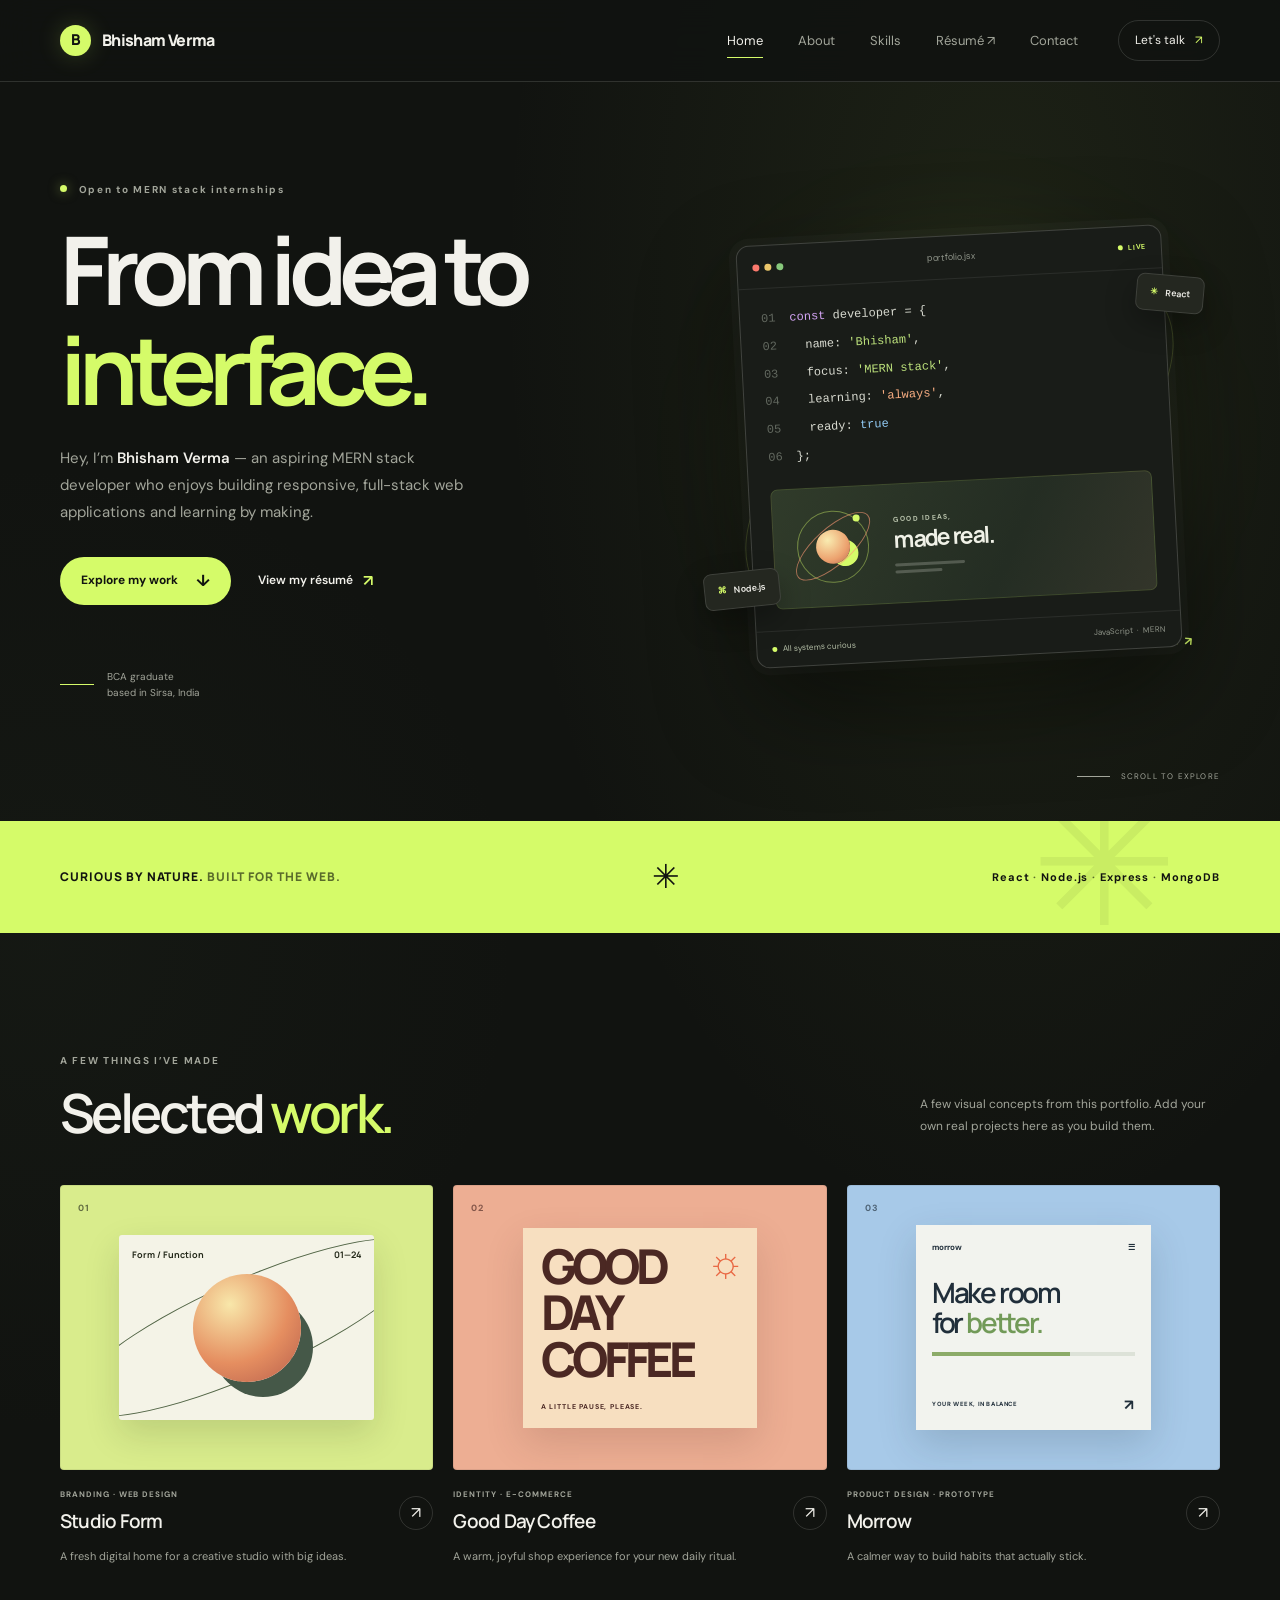
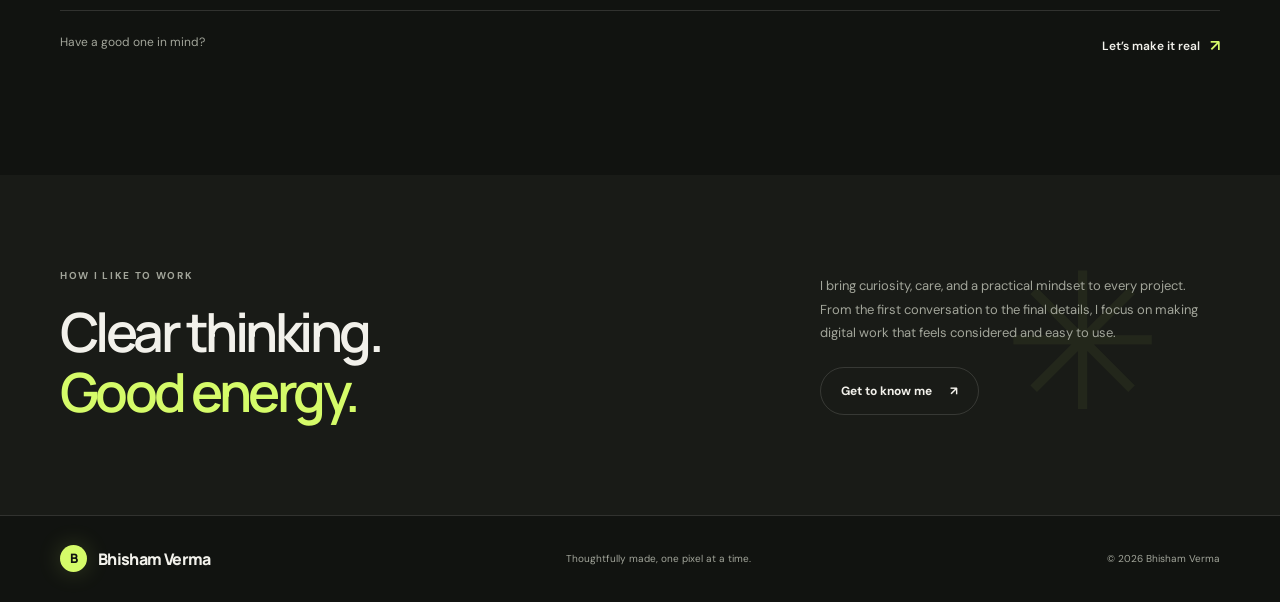
<file: index.html>
<!DOCTYPE html>
<html lang="en">

<head>
    <meta charset="UTF-8">
    <meta name="viewport" content="width=device-width, initial-scale=1.0">
    <meta http-equiv="refresh" content="0; url=Home.html">
    <meta name="robots" content="noindex">
    <title>Bhisham Verma — Portfolio</title>
    <link rel="canonical" href="Home.html">
</head>

<body>
    <p>Opening <a href="Home.html">Bhisham Verma’s portfolio</a>…</p>
</body>

</html>
</file>
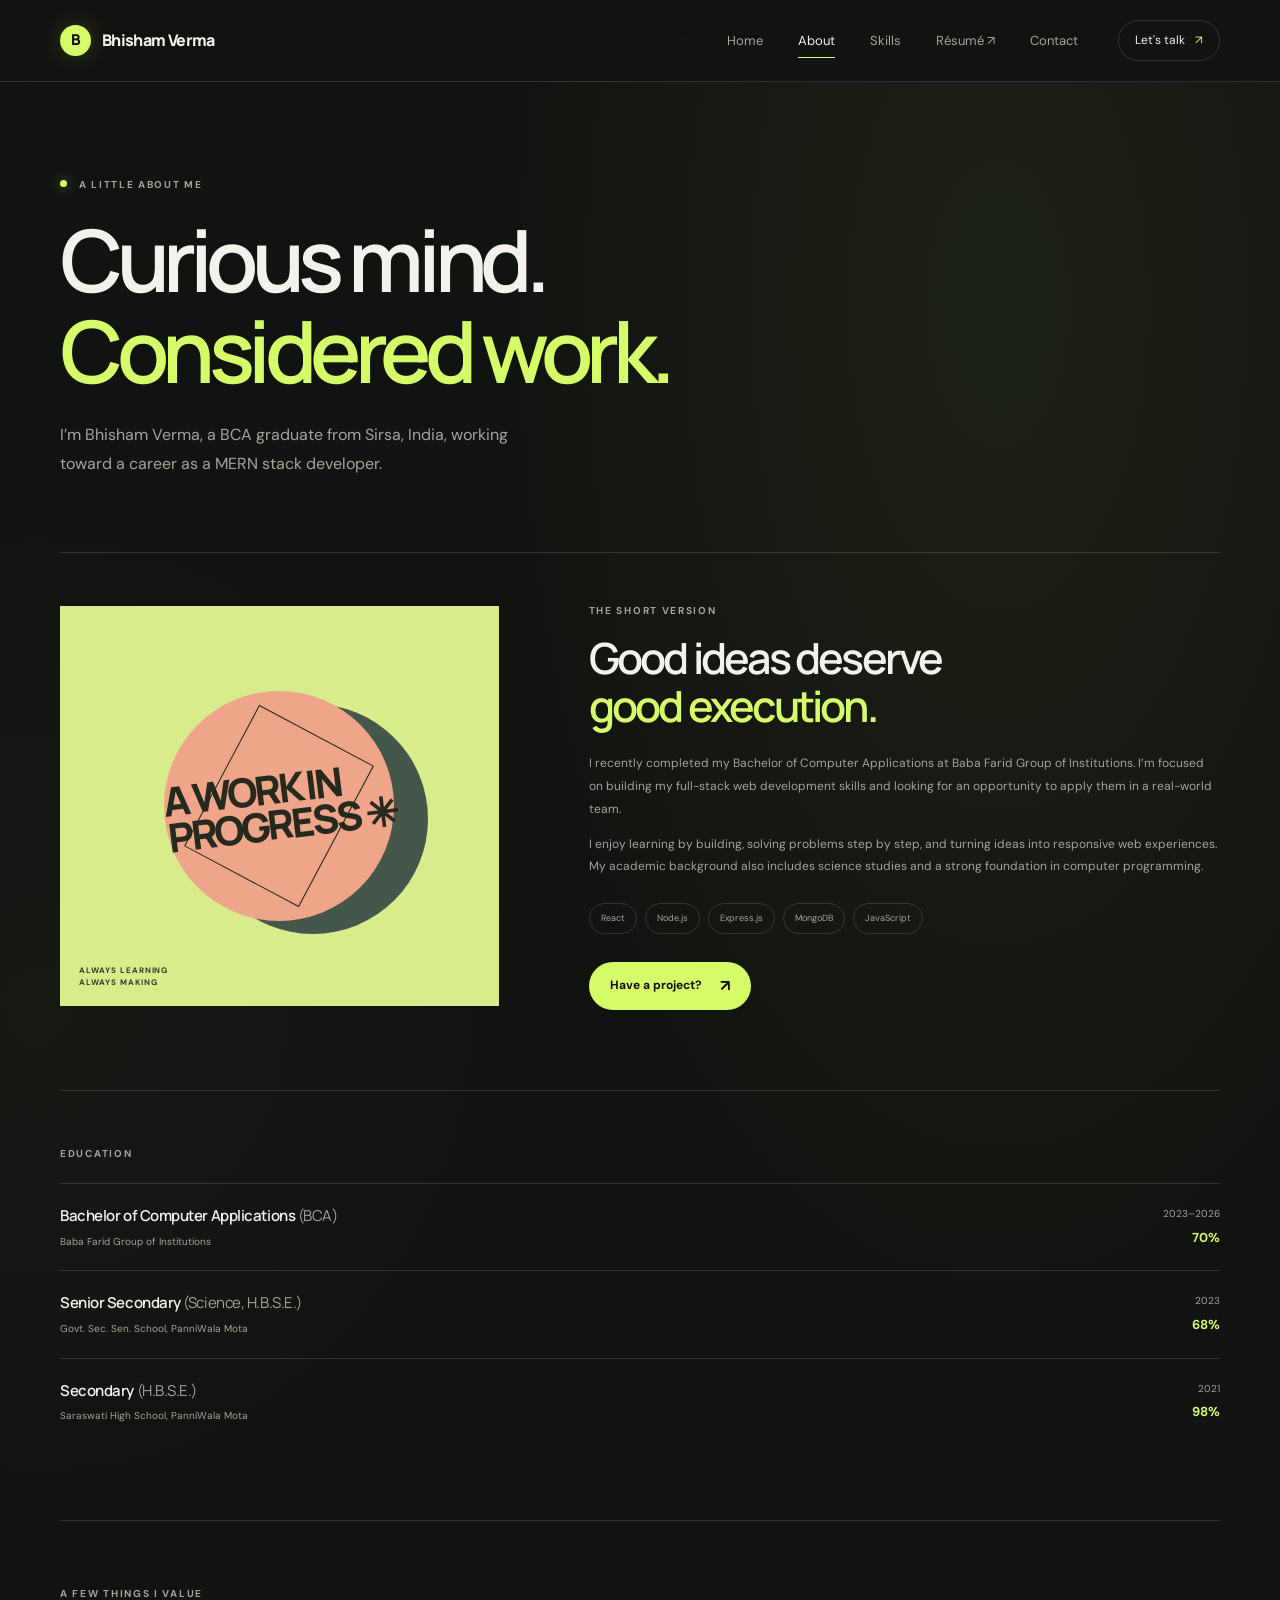
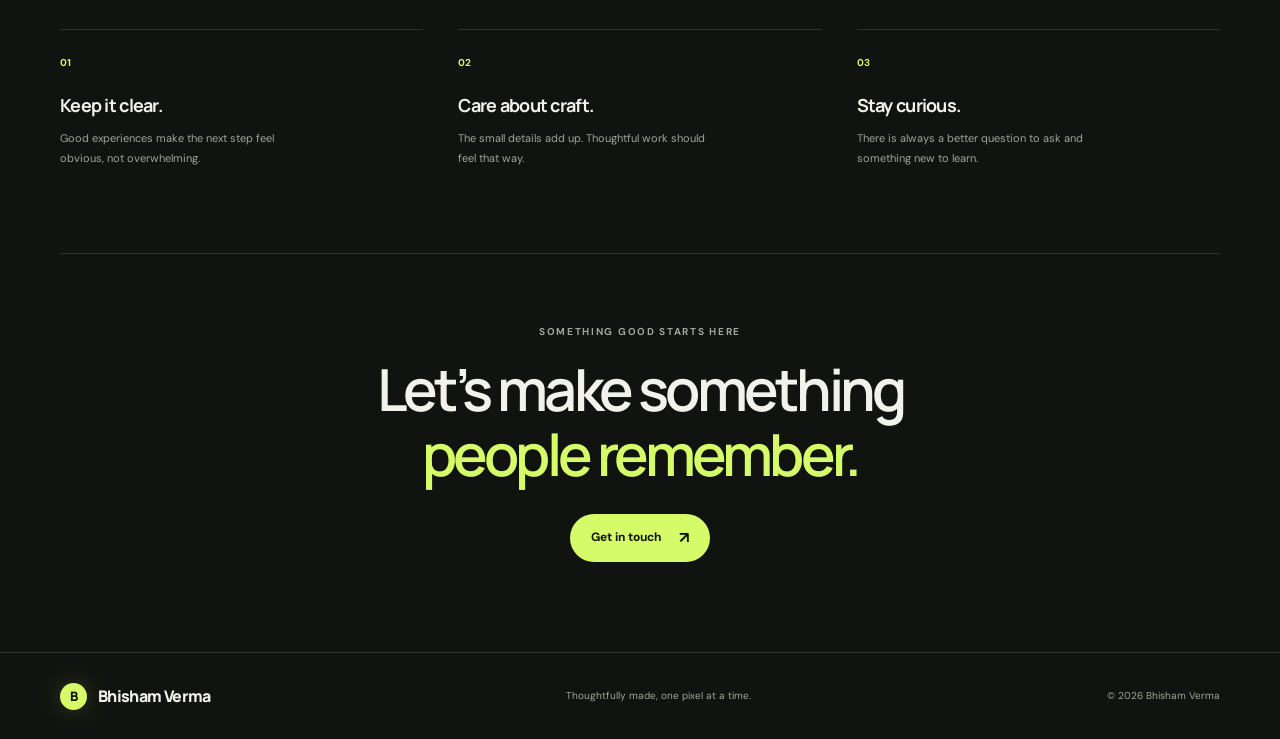
<file: About.html>
<!DOCTYPE html>
<html lang="en">

<head>
    <meta charset="UTF-8">
    <meta name="viewport" content="width=device-width, initial-scale=1.0">
    <meta name="description"
        content="Learn about Bhisham Verma, a BCA graduate and aspiring MERN stack developer based in Sirsa, India.">
    <meta name="theme-color" content="#111310">
    <title>About — Bhisham Verma</title>
    <link rel="preconnect" href="https://fonts.googleapis.com">
    <link rel="preconnect" href="https://fonts.gstatic.com" crossorigin>
    <link
        href="https://fonts.googleapis.com/css2?family=DM+Sans:wght@400;500;600;700&family=Manrope:wght@400;500;600;700;800&display=swap"
        rel="stylesheet">
    <link rel="stylesheet" href="styles.css">
    <script src="script.js" defer></script>
</head>

<body>
    <header class="site-header">
        <a class="brand" href="Home.html" aria-label="Bhisham Verma, home"><span
                class="brand-mark">B</span><span>Bhisham Verma</span></a>
        <button class="menu-toggle" type="button" aria-expanded="false" aria-controls="site-nav"
            aria-label="Open navigation">
            <span></span><span></span>
        </button>
        <nav class="site-nav" id="site-nav" aria-label="Main navigation">
            <a class="nav-link" href="Home.html">Home</a>
            <a class="nav-link active" href="About.html" aria-current="page">About</a>
            <a class="nav-link" href="Skills.html">Skills</a>
            <a class="nav-link"
                href="https://drive.google.com/file/d/19eicrNjOLFm74YyYpcA2TTsWIDAgU6EY/view"
                target="_blank" rel="noopener noreferrer">Résumé <span aria-hidden="true">↗</span></a>
            <a class="nav-link" href="Contact.html">Contact</a>
            <a class="nav-cta" href="Contact.html">Let's talk <span aria-hidden="true">↗</span></a>
        </nav>
    </header>

    <main class="page-shell inner-page">
        <section class="inner-hero">
            <p class="eyebrow"><span class="status-dot"></span> A LITTLE ABOUT ME</p>
            <h1>Curious mind.<br><span class="text-accent">Considered work.</span></h1>
            <p class="inner-lede">I’m Bhisham Verma, a BCA graduate from Sirsa, India, working toward a career as a MERN
                stack developer.</p>
        </section>
        <section class="about-layout">
            <div class="about-visual" aria-hidden="true">
                <div class="about-shape shape-circle"></div>
                <div class="about-shape shape-square"></div>
                <span class="about-caption">A WORK IN<br>PROGRESS ✳</span>
                <span class="about-note">ALWAYS LEARNING<br>ALWAYS MAKING</span>
            </div>
            <div class="about-copy">
                <p class="eyebrow">THE SHORT VERSION</p>
                <h2>Good ideas deserve<br><span class="text-accent">good execution.</span></h2>
                <p>I recently completed my Bachelor of Computer Applications at Baba Farid Group of Institutions. I’m
                    focused on building my full-stack web development skills and looking for an opportunity to apply
                    them in a real-world team.</p>
                <p>I enjoy learning by building, solving problems step by step, and turning ideas into responsive web
                    experiences. My academic background also includes science studies and a strong foundation in
                    computer programming.</p>
                <div class="skill-list">
                    <span>React</span><span>Node.js</span><span>Express.js</span><span>MongoDB</span><span>JavaScript</span>
                </div>
                <a class="button button-primary" href="Contact.html">Have a project? <span
                        aria-hidden="true">↗</span></a>
            </div>
        </section>
        <section class="education-section">
            <p class="eyebrow">EDUCATION</p>
            <article class="education-card">
                <div>
                    <h2>Bachelor of Computer Applications <span>(BCA)</span></h2>
                    <p class="education-school">Baba Farid Group of Institutions</p>
                </div>
                <div class="education-result"><span>2023–2026</span><strong>70%</strong></div>
            </article>
            <article class="education-card">
                <div>
                    <h2>Senior Secondary <span>(Science, H.B.S.E.)</span></h2>
                    <p class="education-school">Govt. Sec. Sen. School, PanniWala Mota</p>
                </div>
                <div class="education-result"><span>2023</span><strong>68%</strong></div>
            </article>
            <article class="education-card">
                <div>
                    <h2>Secondary <span>(H.B.S.E.)</span></h2>
                    <p class="education-school">Saraswati High School, PanniWala Mota</p>
                </div>
                <div class="education-result"><span>2021</span><strong>98%</strong></div>
            </article>
        </section>
        <section class="values-section">
            <p class="eyebrow">A FEW THINGS I VALUE</p>
            <div class="values-grid">
                <article><span class="value-number">01</span>
                    <h3>Keep it clear.</h3>
                    <p>Good experiences make the next step feel obvious, not overwhelming.</p>
                </article>
                <article><span class="value-number">02</span>
                    <h3>Care about craft.</h3>
                    <p>The small details add up. Thoughtful work should feel that way.</p>
                </article>
                <article><span class="value-number">03</span>
                    <h3>Stay curious.</h3>
                    <p>There is always a better question to ask and something new to learn.</p>
                </article>
            </div>
        </section>
        <section class="inner-cta">
            <p class="eyebrow">SOMETHING GOOD STARTS HERE</p>
            <h2>Let’s make something<br><span class="text-accent">people remember.</span></h2>
            <a class="button button-primary" href="Contact.html">Get in touch <span aria-hidden="true">↗</span></a>
        </section>
    </main>

    <footer class="site-footer">
        <div class="page-shell footer-inner">
            <a class="brand footer-brand" href="Home.html"><span class="brand-mark">B</span><span>Bhisham Verma</span></a>
            <p>Thoughtfully made, one pixel at a time.</p>
            <span>© <span data-year></span> Bhisham Verma</span>
        </div>
    </footer>
</body>

</html>
</file>
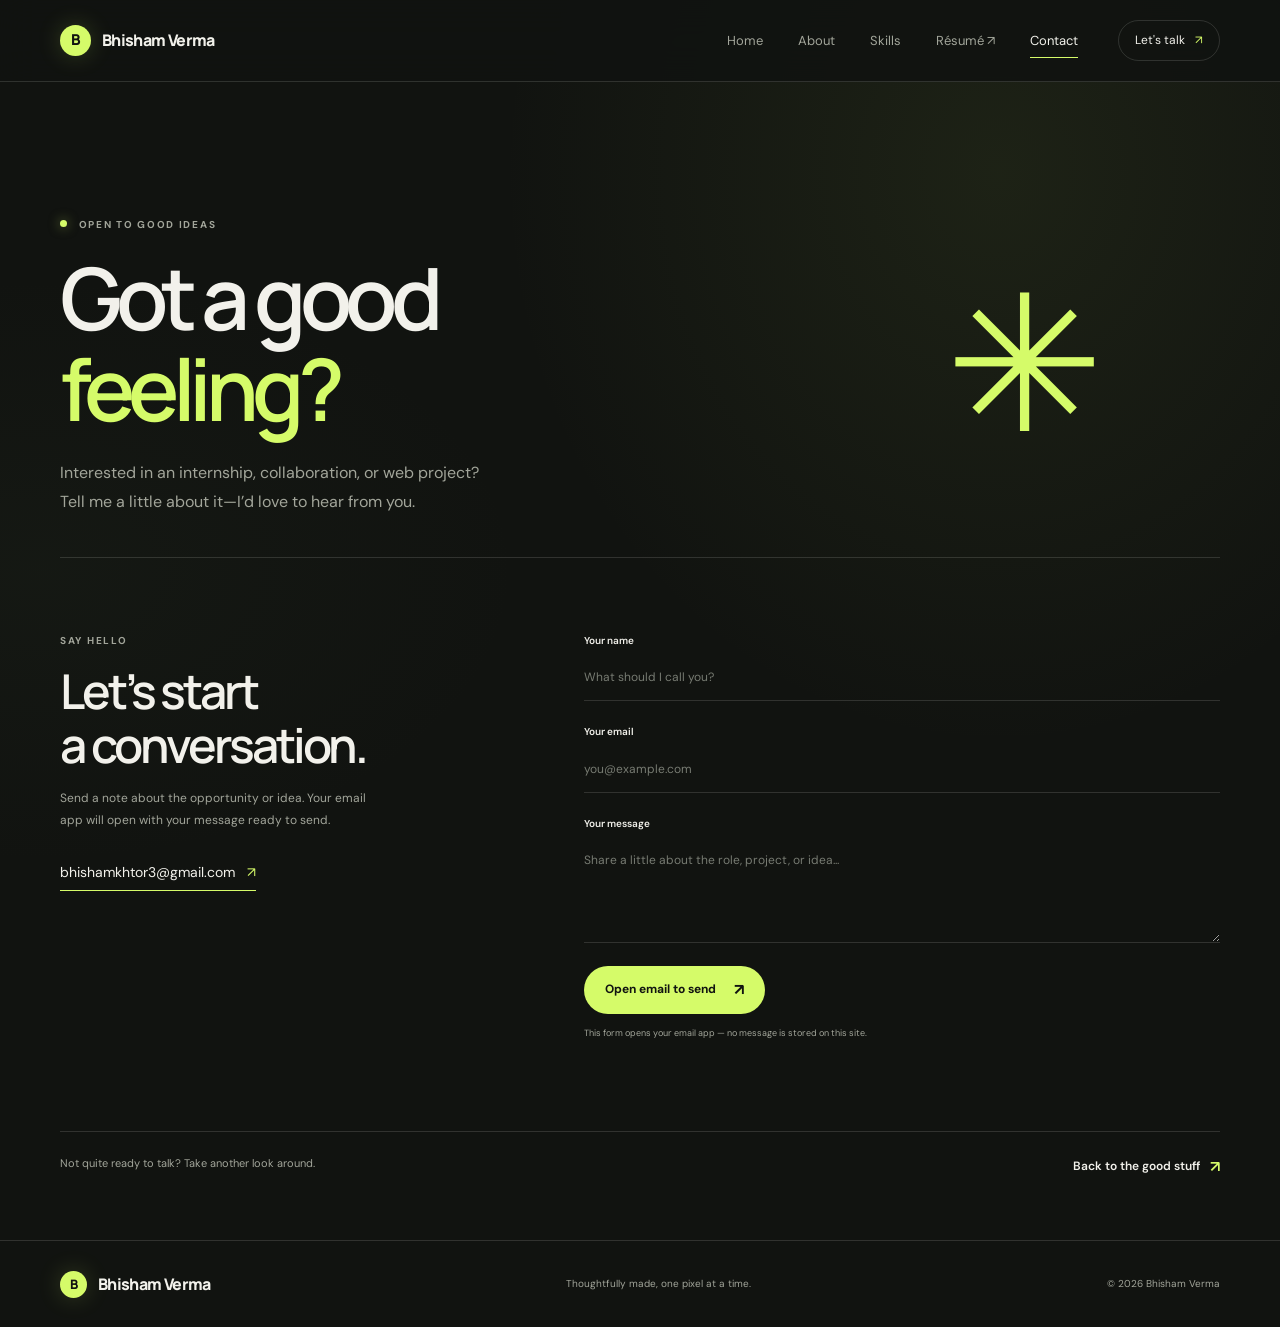
<file: Contact.html>
<!DOCTYPE html>
<html lang="en">

<head>
    <meta charset="UTF-8">
    <meta name="viewport" content="width=device-width, initial-scale=1.0">
    <meta name="description" content="Get in touch with Bhisham Verma about your next web development project.">
    <meta name="theme-color" content="#111310">
    <title>Contact — Bhisham Verma</title>
    <link rel="preconnect" href="https://fonts.googleapis.com">
    <link rel="preconnect" href="https://fonts.gstatic.com" crossorigin>
    <link href="https://fonts.googleapis.com/css2?family=DM+Sans:wght@400;500;600;700&family=Manrope:wght@400;500;600;700;800&display=swap" rel="stylesheet">
    <link rel="stylesheet" href="styles.css">
    <script src="script.js" defer></script>
</head>

<body>
    <header class="site-header">
        <a class="brand" href="Home.html" aria-label="Bhisham Verma, home"><span class="brand-mark">B</span><span>Bhisham Verma</span></a>
        <button class="menu-toggle" type="button" aria-expanded="false" aria-controls="site-nav" aria-label="Open navigation">
            <span></span><span></span>
        </button>
        <nav class="site-nav" id="site-nav" aria-label="Main navigation">
            <a class="nav-link" href="Home.html">Home</a>
            <a class="nav-link" href="About.html">About</a>
            <a class="nav-link" href="Skills.html">Skills</a>
            <a class="nav-link" href="https://drive.google.com/file/d/19eicrNjOLFm74YyYpcA2TTsWIDAgU6EY/view?usp=drive_link"
                target="_blank" rel="noopener noreferrer">Résumé <span aria-hidden="true">↗</span></a>
            <a class="nav-link active" href="Contact.html" aria-current="page">Contact</a>
            <a class="nav-cta" href="#contact-form">Let's talk <span aria-hidden="true">↗</span></a>
        </nav>
    </header>

    <main class="page-shell inner-page">
        <section class="contact-hero">
            <div>
                <p class="eyebrow"><span class="status-dot"></span> OPEN TO GOOD IDEAS</p>
                <h1>Got a good<br><span class="text-accent">feeling?</span></h1>
                <p class="inner-lede">Interested in an internship, collaboration, or web project? Tell me a little about it—I’d love to hear from you.</p>
            </div>
            <div class="contact-spark" aria-hidden="true">✳</div>
        </section>
        <section class="contact-layout" id="contact-form">
            <div class="contact-details">
                <p class="eyebrow">SAY HELLO</p>
                <h2>Let’s start<br>a conversation.</h2>
                <p>Send a note about the opportunity or idea. Your email app will open with your message ready to send.</p>
                <a class="contact-email" href="mailto:bhishamkhtor3@gmail.com">bhishamkhtor3@gmail.com <span aria-hidden="true">↗</span></a>
            </div>
            <form class="contact-form" data-email="bhishamkhtor3@gmail.com">
                <label for="name">Your name</label>
                <input id="name" name="name" type="text" autocomplete="name" placeholder="What should I call you?" required>
                <label for="email">Your email</label>
                <input id="email" name="email" type="email" autocomplete="email" placeholder="you@example.com" required>
                <label for="message">Your message</label>
                <textarea id="message" name="message" rows="4" placeholder="Share a little about the role, project, or idea..." required></textarea>
                <button class="button button-primary" type="submit">Open email to send <span aria-hidden="true">↗</span></button>
                <p class="form-note" data-form-note aria-live="polite">This form opens your email app — no message is stored on this site.</p>
            </form>
        </section>
        <section class="contact-bottom"><p>Not quite ready to talk? Take another look around.</p><a class="text-link" href="Home.html">Back to the good stuff <span aria-hidden="true">↗</span></a></section>
    </main>

    <footer class="site-footer">
        <div class="page-shell footer-inner">
            <a class="brand footer-brand" href="Home.html"><span class="brand-mark">B</span><span>Bhisham Verma</span></a>
            <p>Thoughtfully made, one pixel at a time.</p>
            <span>© <span data-year></span> Bhisham Verma</span>
        </div>
    </footer>
</body>

</html>
</file>
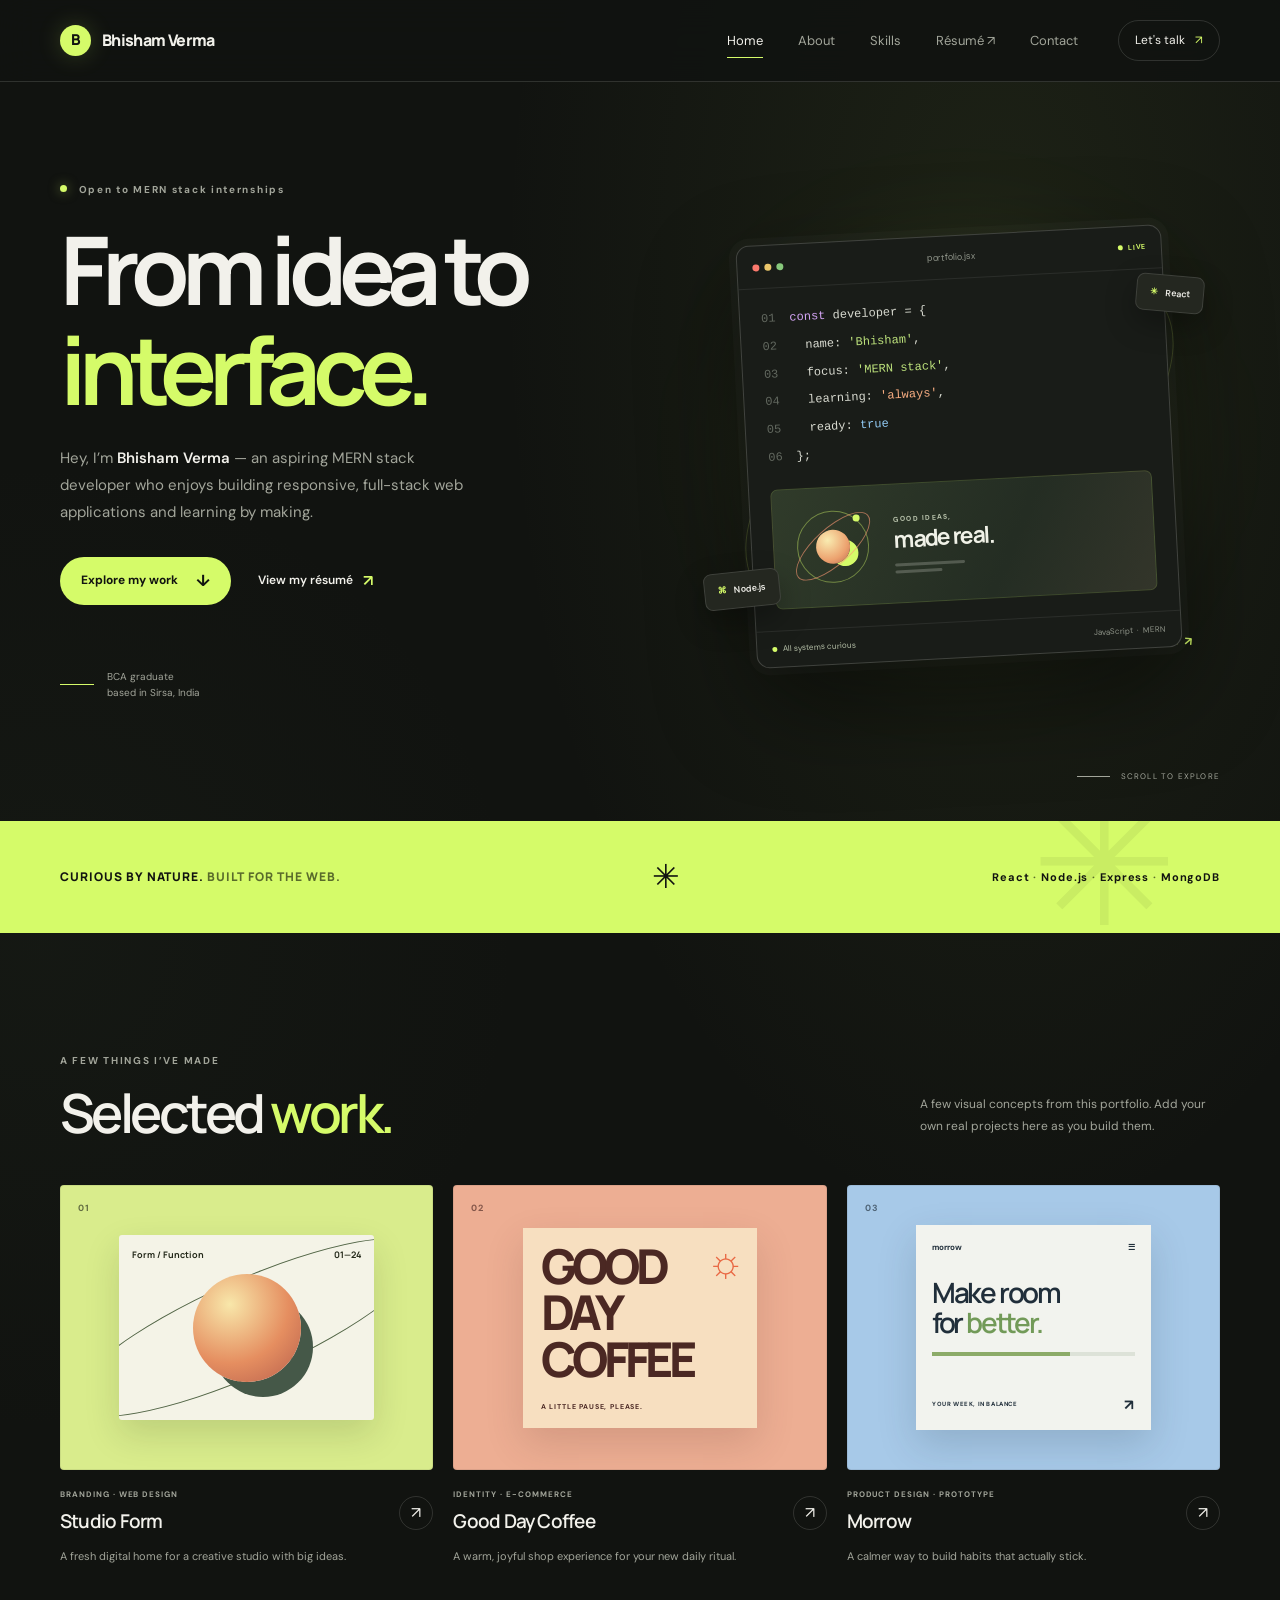
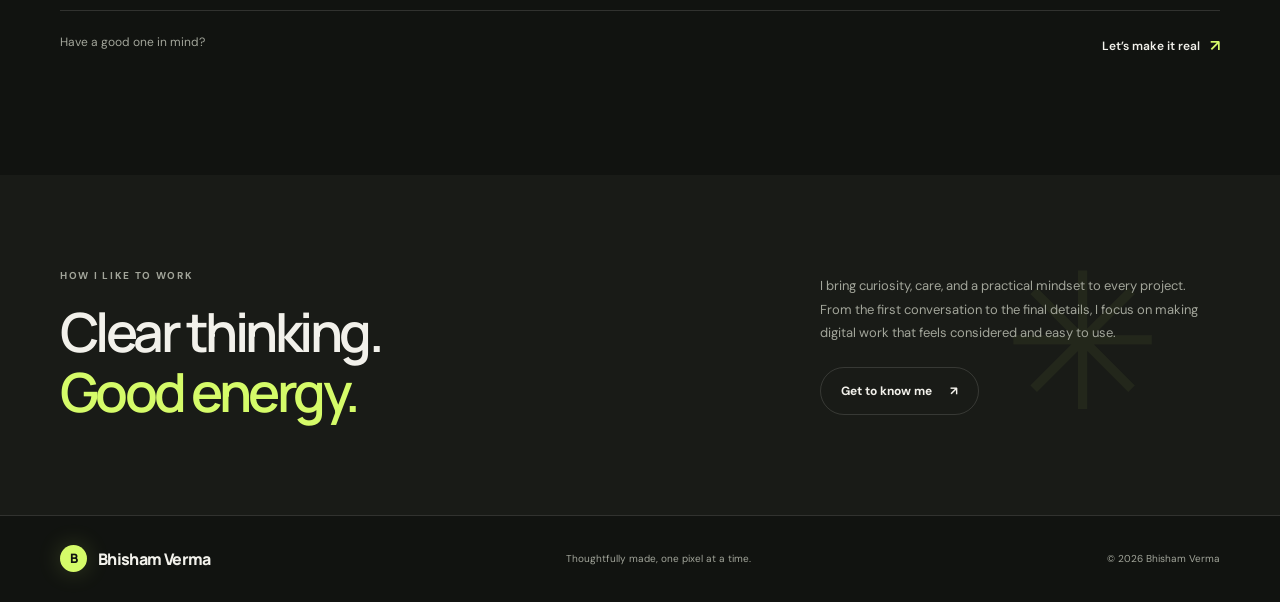
<file: Home.html>
<!DOCTYPE html>
<html lang="en">

<head>
    <meta charset="UTF-8">
    <meta name="viewport" content="width=device-width, initial-scale=1.0">
    <meta name="description"
        content="Bhisham Verma is an aspiring MERN stack developer with a BCA and a growing portfolio of web development skills.">
    <meta name="theme-color" content="#111310">
    <title>Bhisham Verma — MERN Stack Developer</title>
    <link rel="preconnect" href="https://fonts.googleapis.com">
    <link rel="preconnect" href="https://fonts.gstatic.com" crossorigin>
    <link
        href="https://fonts.googleapis.com/css2?family=DM+Sans:wght@400;500;600;700&family=Manrope:wght@400;500;600;700;800&display=swap"
        rel="stylesheet">
    <link rel="stylesheet" href="styles.css">
    <script src="script.js" defer></script>
</head>

<body>
    <header class="site-header">
        <a class="brand" href="Home.html" aria-label="Bhisham Verma, home"><span class="brand-mark">B</span><span>Bhisham Verma</span></a>
        <button class="menu-toggle" type="button" aria-expanded="false" aria-controls="site-nav"
            aria-label="Open navigation">
            <span></span><span></span>
        </button>
        <nav class="site-nav" id="site-nav" aria-label="Main navigation">
            <a class="nav-link active" href="Home.html" aria-current="page">Home</a>
            <a class="nav-link" href="About.html">About</a>
            <a class="nav-link" href="Skills.html">Skills</a>
            <a class="nav-link" href="https://drive.google.com/file/d/19eicrNjOLFm74YyYpcA2TTsWIDAgU6EY/view"
                target="_blank" rel="noopener noreferrer">Résumé <span aria-hidden="true">↗</span></a>
            <a class="nav-link" href="Contact.html">Contact</a>
            <a class="nav-cta" href="Contact.html">Let's talk <span aria-hidden="true">↗</span></a>
        </nav>
    </header>

    <main>
        <section class="hero page-shell">
            <div class="hero-copy">
                <p class="eyebrow"><span class="status-dot"></span> Open to MERN stack internships</p>
                <h1>From idea to<br><span class="text-accent">interface.</span></h1>
                <p class="hero-intro">Hey, I’m <strong>Bhisham Verma</strong> — an aspiring MERN stack developer who
                    enjoys building responsive, full-stack web applications and learning by making.</p>
                <div class="hero-actions">
                    <a class="button button-primary" href="#work">Explore my work <span aria-hidden="true">↓</span></a>
                    <a class="text-link"
                        href="https://drive.google.com/file/d/19eicrNjOLFm74YyYpcA2TTsWIDAgU6EY/view"
                        target="_blank" rel="noopener noreferrer">View my résumé <span aria-hidden="true">↗</span></a>
                </div>
                <div class="hero-note"><span class="note-line"></span><span>BCA graduate<br>based in Sirsa, India</span></div>
            </div>
            <div class="hero-art" aria-label="Illustration of a web development workspace">
                <div class="code-glow"></div>
                <div class="code-orbit code-orbit-one"></div>
                <div class="code-orbit code-orbit-two"></div>
                <div class="code-window">
                    <div class="code-window-top">
                        <div class="window-dots"><i></i><i></i><i></i></div>
                        <span>portfolio.jsx</span>
                        <span class="window-live"><i></i> LIVE</span>
                    </div>
                    <div class="code-window-body">
                        <div class="code-lines" aria-hidden="true">
                            <span><b>01</b><i class="code-purple">const</i> developer = {</span>
                            <span><b>02</b>&nbsp; name: <i class="code-green">'Bhisham'</i>,</span>
                            <span><b>03</b>&nbsp; focus: <i class="code-green">'MERN stack'</i>,</span>
                            <span><b>04</b>&nbsp; learning: <i class="code-orange">'always'</i>,</span>
                            <span><b>05</b>&nbsp; ready: <i class="code-blue">true</i></span>
                            <span><b>06</b>};</span>
                        </div>
                        <div class="code-preview">
                            <div class="preview-orbit"><span></span><i></i></div>
                            <div class="preview-copy"><span>GOOD IDEAS,</span><strong>made real.</strong><i></i><i></i></div>
                        </div>
                    </div>
                    <div class="code-window-bottom"><span><i></i> All systems curious</span><span>JavaScript&nbsp; · &nbsp;MERN</span></div>
                </div>
                <span class="code-float float-react"><b>✳</b> React</span>
                <span class="code-float float-node"><b>⌘</b> Node.js</span>
                <span class="code-caption">BUILDING<br>WHAT’S NEXT <span>↗</span></span>
            </div>
            <a class="scroll-cue" href="#work"><span class="scroll-line"></span>SCROLL TO EXPLORE</a>
        </section>

        <section class="intro-strip">
            <div class="page-shell strip-inner">
                <p>CURIOUS BY NATURE. <span>BUILT FOR THE WEB.</span></p>
                <span class="strip-star" aria-hidden="true">✳</span>
                <p class="strip-aside">React <span>·</span> Node.js <span>·</span> Express <span>·</span> MongoDB</p>
            </div>
        </section>

        <section class="work-section page-shell" id="work">
            <div class="section-heading">
                <div>
                    <p class="eyebrow">A FEW THINGS I’VE MADE</p>
                    <h2>Selected <span class="text-accent">work.</span></h2>
                </div>
                <p class="section-summary">A few visual concepts from this portfolio. Add your own real projects here as you build them.</p>
            </div>
            <div class="project-grid">
                <article class="project-card project-lime">
                    <div class="project-visual visual-orbit">
                        <div class="orbit-window">
                            <div class="orbit-sphere"></div><span class="orbit-label">Form / Function</span><span
                                class="orbit-small">01—24</span>
                        </div>
                        <span class="visual-index">01</span>
                    </div>
                    <div class="project-info">
                        <div>
                            <p class="project-type">BRANDING · WEB DESIGN</p>
                            <h3>Studio Form</h3>
                        </div><a class="round-link" href="Contact.html" aria-label="Ask me about Studio Form">↗</a>
                    </div>
                    <p class="project-description">A fresh digital home for a creative studio with big ideas.</p>
                </article>
                <article class="project-card project-peach">
                    <div class="project-visual visual-cafe">
                        <div class="cafe-window"><span class="cafe-caption">GOOD<br>DAY<br>COFFEE<span
                                    class="cafe-sun">☼</span></span><span class="cafe-bottom">A LITTLE PAUSE,
                                PLEASE.</span></div>
                        <span class="visual-index">02</span>
                    </div>
                    <div class="project-info">
                        <div>
                            <p class="project-type">IDENTITY · E-COMMERCE</p>
                            <h3>Good Day Coffee</h3>
                        </div><a class="round-link" href="Contact.html" aria-label="Ask me about Good Day Coffee">↗</a>
                    </div>
                    <p class="project-description">A warm, joyful shop experience for your new daily ritual.</p>
                </article>
                <article class="project-card project-blue">
                    <div class="project-visual visual-app">
                        <div class="app-window">
                            <div class="app-top"><span>morrow</span><span>☰</span></div>
                            <p class="app-greeting">Make room<br>for <em>better.</em></p>
                            <div class="app-progress"><span></span></div>
                            <div class="app-bottom"><span>YOUR WEEK, IN BALANCE</span><b>↗</b></div>
                        </div>
                        <span class="visual-index">03</span>
                    </div>
                    <div class="project-info">
                        <div>
                            <p class="project-type">PRODUCT DESIGN · PROTOTYPE</p>
                            <h3>Morrow</h3>
                        </div><a class="round-link" href="Contact.html" aria-label="Ask me about Morrow">↗</a>
                    </div>
                    <p class="project-description">A calmer way to build habits that actually stick.</p>
                </article>
            </div>
            <div class="work-footer">
                <p>Have a good one in mind?</p><a class="text-link" href="Contact.html">Let’s make it real <span
                        aria-hidden="true">↗</span></a>
            </div>
        </section>

        <section class="approach-section">
            <div class="page-shell approach-inner">
                <div>
                    <p class="eyebrow">HOW I LIKE TO WORK</p>
                    <h2>Clear thinking.<br><span class="text-accent">Good energy.</span></h2>
                </div>
                <div class="approach-copy">
                    <p>I bring curiosity, care, and a practical mindset to every project. From the first conversation to
                        the final details, I focus on making digital work that feels considered and easy to use.</p><a
                        class="button button-outline" href="About.html">Get to know me <span
                            aria-hidden="true">↗</span></a>
                </div>
            </div>
        </section>
    </main>

    <footer class="site-footer">
        <div class="page-shell footer-inner">
            <a class="brand footer-brand" href="Home.html"><span class="brand-mark">B</span><span>Bhisham Verma</span></a>
            <p>Thoughtfully made, one pixel at a time.</p>
            <span>© <span data-year></span> Bhisham Verma</span>
        </div>
    </footer>
</body>

</html>
</file>
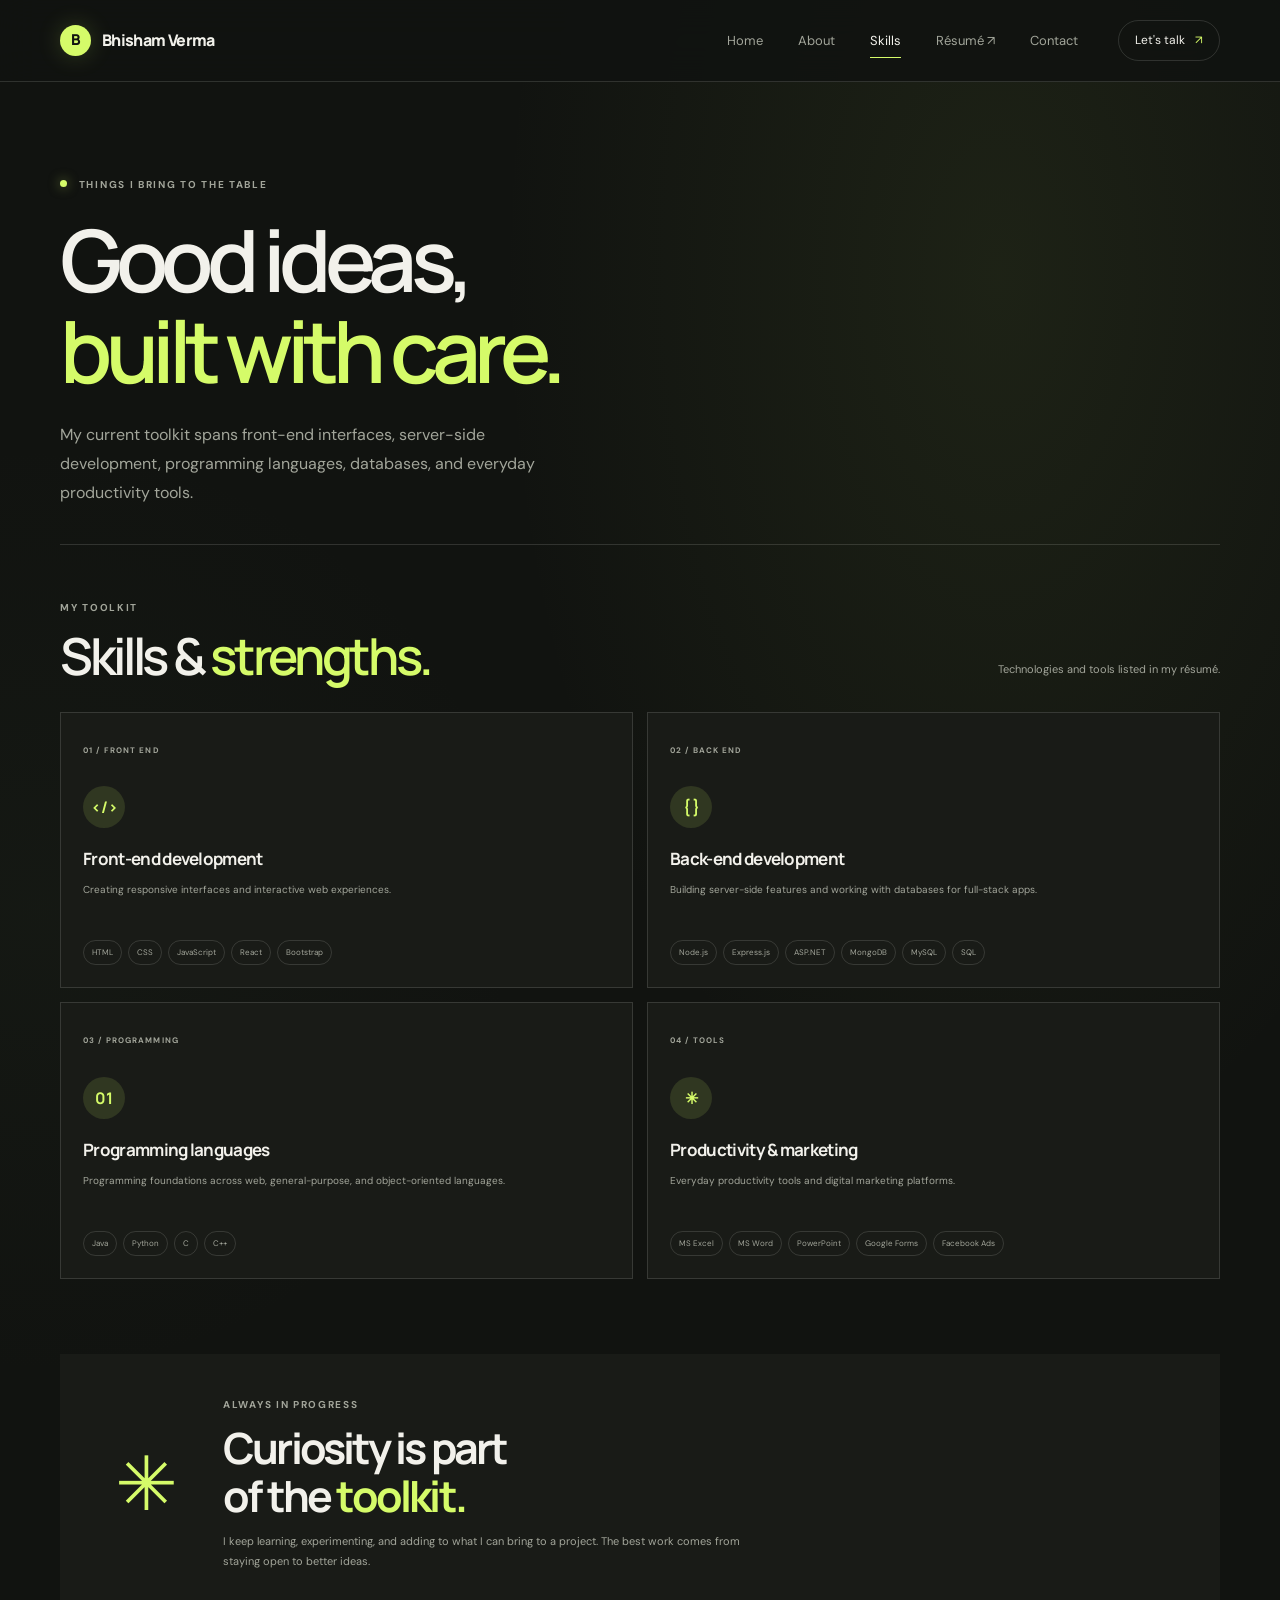
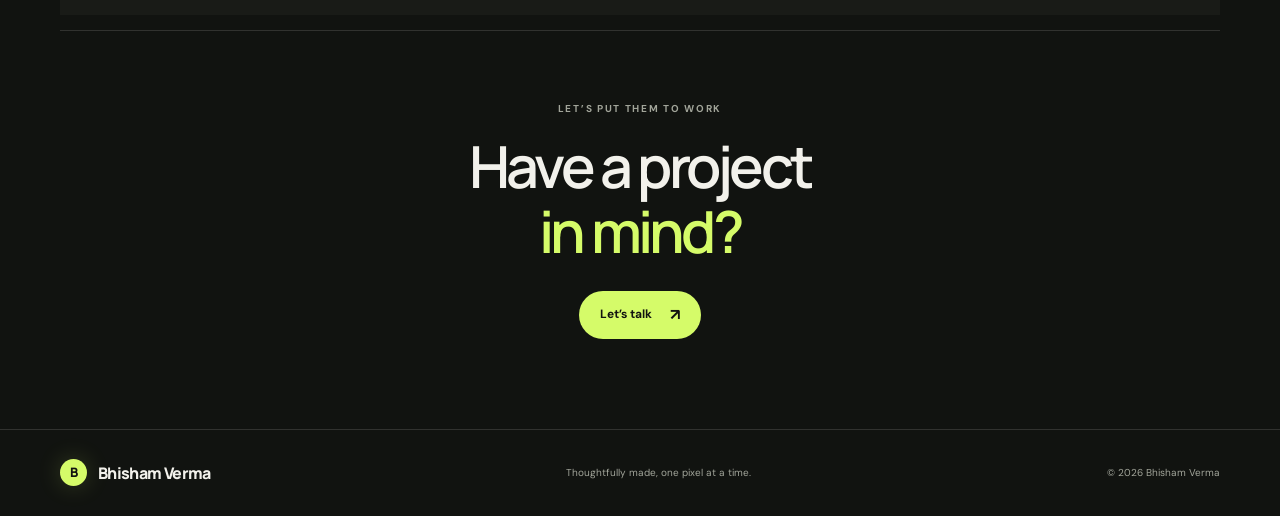
<file: Skills.html>
<!DOCTYPE html>
<html lang="en">

<head>
    <meta charset="UTF-8">
    <meta name="viewport" content="width=device-width, initial-scale=1.0">
    <meta name="description" content="Explore Bhisham Verma's web development skills, programming languages, databases, and tools.">
    <meta name="theme-color" content="#111310">
    <title>Skills — Bhisham Verma</title>
    <link rel="preconnect" href="https://fonts.googleapis.com">
    <link rel="preconnect" href="https://fonts.gstatic.com" crossorigin>
    <link
        href="https://fonts.googleapis.com/css2?family=DM+Sans:wght@400;500;600;700&family=Manrope:wght@400;500;600;700;800&display=swap"
        rel="stylesheet">
    <link rel="stylesheet" href="styles.css">
    <script src="script.js" defer></script>
</head>

<body>
    <header class="site-header">
        <a class="brand" href="Home.html" aria-label="Bhisham Verma, home"><span class="brand-mark">B</span><span>Bhisham Verma</span></a>
        <button class="menu-toggle" type="button" aria-expanded="false" aria-controls="site-nav"
            aria-label="Open navigation">
            <span></span><span></span>
        </button>
        <nav class="site-nav" id="site-nav" aria-label="Main navigation">
            <a class="nav-link" href="Home.html">Home</a>
            <a class="nav-link" href="About.html">About</a>
            <a class="nav-link active" href="Skills.html" aria-current="page">Skills</a>
            <a class="nav-link" href="https://drive.google.com/file/d/19eicrNjOLFm74YyYpcA2TTsWIDAgU6EY/view?usp=sharing"
                target="_blank" rel="noopener noreferrer">Résumé <span aria-hidden="true">↗</span></a>
            <a class="nav-link" href="Contact.html">Contact</a>
            <a class="nav-cta" href="Contact.html">Let's talk <span aria-hidden="true">↗</span></a>
        </nav>
    </header>

    <main class="page-shell inner-page">
        <section class="inner-hero skills-hero">
            <p class="eyebrow"><span class="status-dot"></span> THINGS I BRING TO THE TABLE</p>
            <h1>Good ideas,<br><span class="text-accent">built with care.</span></h1>
            <p class="inner-lede">My current toolkit spans front-end interfaces, server-side development, programming languages, databases, and everyday productivity tools.</p>
        </section>

        <section class="skills-section" aria-labelledby="skills-heading">
            <div class="skills-section-heading">
                <div>
                    <p class="eyebrow">MY TOOLKIT</p>
                    <h2 id="skills-heading">Skills &amp; <span class="text-accent">strengths.</span></h2>
                </div>
                <p class="skills-disclaimer">Technologies and tools listed in my résumé.</p>
            </div>

            <div class="skills-grid">
                <article class="skill-card">
                    <span class="skill-card-number">01 / FRONT END</span>
                    <span class="skill-card-icon" aria-hidden="true">&lt;/&gt;</span>
                    <h3>Front-end development</h3>
                    <p>Creating responsive interfaces and interactive web experiences.</p>
                    <ul class="skill-tags">
                        <li>HTML</li>
                        <li>CSS</li>
                        <li>JavaScript</li>
                        <li>React</li>
                        <li>Bootstrap</li>
                    </ul>
                </article>
                <article class="skill-card">
                    <span class="skill-card-number">02 / BACK END</span>
                    <span class="skill-card-icon" aria-hidden="true">{ }</span>
                    <h3>Back-end development</h3>
                    <p>Building server-side features and working with databases for full-stack apps.</p>
                    <ul class="skill-tags">
                        <li>Node.js</li>
                        <li>Express.js</li>
                        <li>ASP.NET</li>
                        <li>MongoDB</li>
                        <li>MySQL</li>
                        <li>SQL</li>
                    </ul>
                </article>
                <article class="skill-card">
                    <span class="skill-card-number">03 / PROGRAMMING</span>
                    <span class="skill-card-icon" aria-hidden="true">01</span>
                    <h3>Programming languages</h3>
                    <p>Programming foundations across web, general-purpose, and object-oriented languages.</p>
                    <ul class="skill-tags">
                        <li>Java</li>
                        <li>Python</li>
                        <li>C</li>
                        <li>C++</li>
                    </ul>
                </article>
                <article class="skill-card">
                    <span class="skill-card-number">04 / TOOLS</span>
                    <span class="skill-card-icon" aria-hidden="true">✳</span>
                    <h3>Productivity &amp; marketing</h3>
                    <p>Everyday productivity tools and digital marketing platforms.</p>
                    <ul class="skill-tags">
                        <li>MS Excel</li>
                        <li>MS Word</li>
                        <li>PowerPoint</li>
                        <li>Google Forms</li>
                        <li>Facebook Ads</li>
                    </ul>
                </article>
            </div>
        </section>

        <section class="skills-approach">
            <div class="skills-approach-mark" aria-hidden="true">✳</div>
            <div>
                <p class="eyebrow">ALWAYS IN PROGRESS</p>
                <h2>Curiosity is part<br>of the <span class="text-accent">toolkit.</span></h2>
                <p>I keep learning, experimenting, and adding to what I can bring to a project. The best work comes from staying open to better ideas.</p>
            </div>
        </section>

        <section class="inner-cta">
            <p class="eyebrow">LET’S PUT THEM TO WORK</p>
            <h2>Have a project<br><span class="text-accent">in mind?</span></h2>
            <a class="button button-primary" href="Contact.html">Let’s talk <span aria-hidden="true">↗</span></a>
        </section>
    </main>

    <footer class="site-footer">
        <div class="page-shell footer-inner">
            <a class="brand footer-brand" href="Home.html"><span class="brand-mark">B</span><span>Bhisham Verma</span></a>
            <p>Thoughtfully made, one pixel at a time.</p>
            <span>© <span data-year></span> Bhisham Verma</span>
        </div>
    </footer>
</body>

</html>
</file>
<file: styles.css>
:root {
    color-scheme: dark;
    --bg: #111310;
    --surface: #191b17;
    --surface-light: #22251f;
    --text: #f2f1eb;
    --muted: #a2a59a;
    --line: rgba(242, 241, 235, .14);
    --lime: #d5fb69;
    --orange: #ff9976;
    --blue: #9ecbff;
    --font-body: "DM Sans", sans-serif;
    --font-display: "Manrope", sans-serif;
}

* { box-sizing: border-box; }
html { scroll-behavior: smooth; }
body { margin: 0; background: var(--bg); color: var(--text); font-family: var(--font-body); font-size: 16px; line-height: 1.65; -webkit-font-smoothing: antialiased; }
a { color: inherit; text-decoration: none; }
button, input, textarea { font: inherit; }
button, a { -webkit-tap-highlight-color: transparent; }
::selection { color: var(--bg); background: var(--lime); }
.page-shell { width: min(1160px, calc(100% - 80px)); margin-inline: auto; }
.text-accent { color: var(--lime); }

.site-header { height: 82px; padding: 0 max(40px, calc((100vw - 1160px) / 2)); display: flex; align-items: center; justify-content: space-between; border-bottom: 1px solid var(--line); position: relative; z-index: 10; }
.brand { display: inline-flex; align-items: center; gap: 11px; font-family: var(--font-display); font-size: 15px; font-weight: 800; letter-spacing: -.04em; }
.brand-mark { display: grid; place-items: center; width: 31px; height: 31px; background: var(--lime); color: var(--bg); border-radius: 50%; font-size: 15px; }
.site-nav { display: flex; align-items: center; gap: 35px; }
.nav-link { color: var(--muted); font-size: 13px; transition: color .2s ease; }
.nav-link:hover, .nav-link.active { color: var(--text); }
.nav-cta { margin-left: 5px; padding: 10px 16px; border: 1px solid var(--line); border-radius: 99px; font-size: 12px; transition: background .2s ease, color .2s ease; }
.nav-cta:hover { background: var(--lime); border-color: var(--lime); color: var(--bg); }
.nav-cta span { color: var(--lime); margin-left: 7px; }
.nav-cta:hover span { color: var(--bg); }
.menu-toggle { display: none; }

.hero { min-height: 690px; padding-top: 100px; padding-bottom: 110px; display: grid; grid-template-columns: 1.1fr .9fr; align-items: center; position: relative; }
.hero-copy { position: relative; z-index: 2; padding-bottom: 30px; }
.eyebrow { margin: 0 0 22px; color: var(--muted); font-size: 10px; font-weight: 700; letter-spacing: .17em; line-height: 1.5; }
.status-dot { display: inline-block; width: 7px; height: 7px; margin-right: 8px; border-radius: 50%; background: var(--lime); box-shadow: 0 0 12px rgba(213, 251, 105, .5); vertical-align: 1px; }
h1, h2, h3, p { margin-top: 0; }
h1, h2, h3 { font-family: var(--font-display); }
.hero h1, .inner-hero h1, .contact-hero h1 { margin-bottom: 25px; font-size: clamp(48px, 6.3vw, 82px); font-weight: 600; line-height: 1.06; letter-spacing: -.075em; }
.hero-intro { max-width: 440px; margin-bottom: 31px; color: var(--muted); font-size: 15px; line-height: 1.8; }
.hero-intro strong { color: var(--text); font-weight: 600; }
.hero-actions { display: flex; align-items: center; gap: 27px; }
.button { min-height: 48px; padding: 0 20px; display: inline-flex; align-items: center; justify-content: center; gap: 18px; border: 1px solid transparent; border-radius: 99px; font-size: 12px; font-weight: 700; transition: transform .2s ease, background .2s ease, color .2s ease; cursor: pointer; }
.button:hover { transform: translateY(-2px); }
.button-primary { background: var(--lime); color: var(--bg); }
.button-primary:hover { background: #e2ff9b; }
.button-primary span { font-size: 16px; }
.button-outline { border-color: var(--line); color: var(--text); }
.button-outline:hover { background: var(--text); color: var(--bg); }
.text-link { display: inline-flex; gap: 10px; align-items: center; color: var(--text); font-size: 12px; font-weight: 600; }
.text-link span { color: var(--lime); font-size: 16px; transition: transform .2s ease; }
.text-link:hover span { transform: translate(3px, -3px); }
.hero-note { display: flex; align-items: center; gap: 13px; margin-top: 64px; color: var(--muted); font-size: 10px; line-height: 1.6; }
.note-line { width: 34px; height: 1px; background: var(--lime); }
.hero-art { width: min(100%, 465px); aspect-ratio: 1 / 1.02; margin: 0 auto; position: relative; display: grid; place-items: center; }
.art-orbit { position: absolute; border: 1px solid rgba(213, 251, 105, .18); border-radius: 50%; transform: rotate(-31deg); }
.orbit-one { width: 104%; height: 54%; }
.orbit-two { width: 86%; height: 76%; transform: rotate(53deg); border-color: rgba(255, 153, 118, .25); }
.art-sun { position: absolute; top: 11%; right: 14%; width: 76px; height: 76px; background: var(--lime); border-radius: 50%; box-shadow: 0 0 65px rgba(213, 251, 105, .17); }
.art-card { width: 66%; height: 81%; position: relative; z-index: 1; overflow: hidden; display: flex; flex-direction: column; justify-content: space-between; background: #d1a995; border: 7px solid #25251f; border-radius: 45% 45% 12px 12px; box-shadow: 0 30px 70px rgba(0, 0, 0, .35); transform: rotate(4deg); }
.art-card-top, .art-card-bottom { padding: 15px 16px; display: flex; justify-content: space-between; color: #29251f; font-size: 8px; font-weight: 700; letter-spacing: .13em; position: relative; z-index: 3; }
.art-card-top span:last-child, .art-card-bottom span:last-child { font-size: 17px; }
.portrait { height: 80%; position: relative; }
.portrait-face { width: 42%; height: 46%; position: absolute; z-index: 2; top: 17%; left: 31%; background: #a9684d; border-radius: 48% 48% 44% 45%; }
.portrait-hair { width: 49%; height: 42%; position: absolute; z-index: 3; top: 11%; left: 26%; background: #24221e; border-radius: 47% 48% 16% 17%; transform: rotate(-5deg); }
.portrait-hair:after { content: ""; position: absolute; width: 37%; height: 46%; left: 1%; top: 63%; border-radius: 0 0 70% 35%; background: #24221e; }
.portrait-eye { width: 5px; height: 3px; position: absolute; top: 47%; background: #25211e; border-radius: 50%; }
.eye-left { left: 27%; }.eye-right { right: 27%; }
.portrait-smile { width: 13px; height: 7px; position: absolute; left: calc(50% - 6px); top: 67%; border-bottom: 2px solid #512f29; border-radius: 50%; }
.portrait-neck { width: 15%; height: 22%; position: absolute; top: 55%; left: 42%; background: #a9684d; }
.portrait-shirt { width: 82%; height: 42%; position: absolute; left: 9%; bottom: -12%; background: #353e38; border-radius: 48% 48% 0 0; }
.art-sticker { position: absolute; z-index: 2; padding: 11px 14px; background: var(--lime); color: var(--bg); font-size: 8px; font-weight: 800; letter-spacing: .09em; line-height: 1.35; box-shadow: 0 8px 20px rgba(0, 0, 0, .2); }
.sticker-top { top: 17%; left: -1%; transform: rotate(-9deg); }
.sticker-bottom { bottom: 14%; right: -1%; background: #fa9975; transform: rotate(7deg); }
.art-sparkle { position: absolute; color: var(--lime); }
.sparkle-one { top: 6%; left: 29%; font-size: 28px; }.sparkle-two { right: 7%; bottom: 28%; color: var(--orange); font-size: 24px; }
.scroll-cue { position: absolute; right: 0; bottom: 38px; display: flex; align-items: center; gap: 11px; color: var(--muted); font-size: 8px; letter-spacing: .15em; }
.scroll-line { width: 33px; height: 1px; background: var(--muted); }

.intro-strip { background: var(--lime); color: var(--bg); }
.strip-inner { min-height: 112px; display: flex; align-items: center; justify-content: space-between; gap: 20px; }
.strip-inner p { margin: 0; font-family: var(--font-display); font-size: 14px; font-weight: 800; letter-spacing: .04em; }
.strip-inner p span { color: #596b2b; }
.strip-star { font-size: 33px; }
.strip-inner .strip-aside { font-family: var(--font-body); font-size: 11px; font-weight: 500; line-height: 1.5; }

.work-section { padding-top: 120px; padding-bottom: 115px; }
.section-heading { display: flex; align-items: end; justify-content: space-between; gap: 40px; margin-bottom: 43px; }
.section-heading .eyebrow { margin-bottom: 14px; }
.section-heading h2, .approach-inner h2, .about-copy h2, .contact-details h2, .inner-cta h2 { margin: 0; font-size: clamp(36px, 4.5vw, 54px); line-height: 1.12; letter-spacing: -.065em; font-weight: 600; }
.section-summary { max-width: 300px; margin: 0 0 5px; color: var(--muted); font-size: 12px; line-height: 1.8; }
.project-grid { display: grid; grid-template-columns: repeat(3, 1fr); gap: 20px; }
.project-card { min-width: 0; }
.project-visual { height: 285px; padding: 19px; position: relative; display: grid; place-items: center; overflow: hidden; border-radius: 4px; }
.project-lime .project-visual { background: #d9ec8c; color: #24291a; }
.project-peach .project-visual { background: #edae93; color: #4b2823; }
.project-blue .project-visual { background: #a7c9e8; color: #202e3a; }
.visual-index { position: absolute; top: 16px; left: 18px; font-size: 9px; font-weight: 700; letter-spacing: .1em; opacity: .65; }
.orbit-window { width: 76%; height: 75%; position: relative; overflow: hidden; display: flex; align-items: center; justify-content: center; background: #f4f3e7; border-radius: 3px; box-shadow: 0 14px 35px rgba(30, 40, 20, .15); }
.orbit-sphere { width: 108px; height: 108px; position: absolute; border-radius: 50%; background: radial-gradient(circle at 34% 28%, #f8e7aa, #e58e60 56%, #b65e4c); box-shadow: 16px 19px 0 -4px #455848; }
.orbit-window:before { content: ""; width: 150%; height: 50%; position: absolute; border: 1px solid #536647; border-radius: 50%; transform: rotate(-24deg); }
.orbit-label, .orbit-small { position: absolute; top: 13px; font-family: var(--font-display); font-size: 9px; font-weight: 700; }
.orbit-label { left: 13px; }.orbit-small { right: 13px; }
.cafe-window { width: 70%; height: 81%; padding: 18px; position: relative; background: #f7dfc0; box-shadow: 0 15px 36px rgba(79, 42, 35, .16); }
.cafe-caption { font-family: var(--font-display); font-size: clamp(30px, 4vw, 48px); line-height: .83; font-weight: 800; letter-spacing: -.09em; }
.cafe-sun { position: absolute; top: 15px; right: 17px; font-size: 42px; color: #e96843; }
.cafe-bottom { position: absolute; bottom: 15px; left: 18px; font-size: 7px; font-weight: 700; letter-spacing: .12em; }
.app-window { width: 70%; height: 83%; padding: 16px; position: relative; background: #f2f3ee; box-shadow: 0 15px 36px rgba(32, 46, 58, .17); }
.app-top, .app-bottom { display: flex; align-items: center; justify-content: space-between; font-size: 8px; font-weight: 700; }
.app-greeting { margin: 24px 0 15px; font-family: var(--font-display); font-size: 28px; font-weight: 600; line-height: 1.05; letter-spacing: -.08em; }
.app-greeting em { color: #729a58; font-style: normal; }
.app-progress { height: 4px; background: #dde2d8; }.app-progress span { display: block; width: 68%; height: 100%; background: #8cab68; }
.app-bottom { position: absolute; bottom: 13px; left: 16px; right: 16px; font-size: 6px; letter-spacing: .1em; }
.app-bottom b { font-size: 15px; }
.project-info { margin-top: 18px; display: flex; align-items: center; justify-content: space-between; }
.project-type { margin: 0 0 5px; color: var(--muted); font-size: 8px; font-weight: 700; letter-spacing: .12em; }
.project-info h3 { margin: 0; font-size: 17px; font-weight: 600; letter-spacing: -.04em; }
.round-link { width: 34px; height: 34px; display: grid; place-items: center; border: 1px solid var(--line); border-radius: 50%; transition: color .2s ease, background .2s ease; }
.round-link:hover { color: var(--bg); background: var(--lime); border-color: var(--lime); }
.project-description { margin: 9px 0 0; color: var(--muted); font-size: 11px; }
.work-footer { margin-top: 45px; padding-top: 22px; display: flex; justify-content: space-between; border-top: 1px solid var(--line); }
.work-footer p { margin: 0; color: var(--muted); font-size: 12px; }

.approach-section { background: var(--surface); }
.approach-inner { min-height: 340px; padding-block: 80px; display: flex; align-items: center; justify-content: space-between; gap: 80px; }
.approach-inner .eyebrow { margin-bottom: 18px; }
.approach-copy { max-width: 400px; }
.approach-copy p { margin-bottom: 23px; color: var(--muted); font-size: 13px; line-height: 1.8; }
.site-footer { border-top: 1px solid var(--line); }
.footer-inner { min-height: 86px; display: flex; align-items: center; justify-content: space-between; gap: 20px; }
.footer-brand { font-size: 13px; }
.footer-brand .brand-mark { width: 27px; height: 27px; font-size: 13px; }
.footer-inner p, .footer-inner > span { margin: 0; color: var(--muted); font-size: 10px; }

.inner-page { padding-top: 95px; }
.inner-hero { max-width: 810px; }
.inner-hero .eyebrow { margin-bottom: 22px; }
.inner-hero h1, .contact-hero h1 { font-size: clamp(54px, 7vw, 86px); }
.inner-lede { max-width: 490px; color: var(--muted); font-size: 16px; line-height: 1.8; }
.about-layout { margin-top: 73px; padding-block: 50px 80px; display: grid; grid-template-columns: .82fr 1.18fr; align-items: center; gap: 90px; border-top: 1px solid var(--line); }
.about-visual { min-height: 400px; position: relative; display: grid; place-items: center; overflow: hidden; background: #d9ec8c; }
.about-shape { position: absolute; }
.shape-circle { width: 230px; height: 230px; border-radius: 50%; background: #efa58a; box-shadow: 34px 13px 0 #45574a; }
.shape-square { width: 130px; height: 160px; border: 1px solid #24291a; transform: rotate(28deg); }
.about-caption { position: relative; z-index: 1; color: #26291e; font-family: var(--font-display); font-size: 40px; font-weight: 800; line-height: .9; letter-spacing: -.08em; transform: rotate(-7deg); }
.about-note { position: absolute; bottom: 18px; left: 19px; color: #343a29; font-size: 8px; font-weight: 700; line-height: 1.5; letter-spacing: .12em; }
.about-copy .eyebrow { margin-bottom: 16px; }
.about-copy h2 { margin-bottom: 22px; font-size: clamp(31px, 3.6vw, 43px); }
.about-copy > p:not(.eyebrow) { color: var(--muted); font-size: 12px; line-height: 1.9; }
.skill-list { display: flex; flex-wrap: wrap; gap: 8px; margin: 25px 0 28px; }
.skill-list span { padding: 7px 11px; border: 1px solid var(--line); border-radius: 99px; color: var(--muted); font-size: 9px; }
.education-section { padding-block: 55px 75px; border-top: 1px solid var(--line); }
.education-section > .eyebrow { margin-bottom: 22px; }
.education-card { padding: 20px 0; display: flex; justify-content: space-between; align-items: center; gap: 24px; border-top: 1px solid var(--line); }
.education-card h2 { margin: 0 0 5px; font-size: 15px; font-weight: 600; letter-spacing: -.03em; }
.education-card h2 span { color: var(--muted); font-weight: 400; }
.education-school { margin: 0; color: var(--muted); font-size: 10px; }
.education-result { min-width: 75px; display: flex; flex-direction: column; align-items: flex-end; gap: 4px; color: var(--muted); font-size: 10px; }
.education-result strong { color: var(--lime); font-size: 13px; }
.values-section { padding-block: 65px 85px; border-top: 1px solid var(--line); }
.values-section > .eyebrow { margin-bottom: 28px; }
.values-grid { display: grid; grid-template-columns: repeat(3, 1fr); gap: 35px; }
.values-grid article { padding-top: 18px; border-top: 1px solid var(--line); }
.value-number { color: var(--lime); font-size: 10px; font-weight: 700; }
.values-grid h3 { margin: 17px 0 8px; font-size: 18px; letter-spacing: -.04em; }
.values-grid p { max-width: 260px; margin: 0; color: var(--muted); font-size: 11px; line-height: 1.8; }
.inner-cta { padding: 70px 20px 90px; text-align: center; border-top: 1px solid var(--line); }
.inner-cta .eyebrow { margin-bottom: 18px; }
.inner-cta h2 { margin-bottom: 27px; font-size: clamp(36px, 5vw, 58px); }

.skills-hero { padding-bottom: 20px; }
.skills-section { padding-block: 55px 75px; border-top: 1px solid var(--line); }
.skills-section-heading { margin-bottom: 28px; display: flex; align-items: end; justify-content: space-between; gap: 30px; }
.skills-section-heading .eyebrow { margin-bottom: 12px; }
.skills-section-heading h2 { margin: 0; font-size: clamp(35px, 4.5vw, 51px); line-height: 1.12; letter-spacing: -.065em; font-weight: 600; }
.skills-disclaimer { max-width: 280px; margin: 0 0 4px; color: var(--muted); font-size: 11px; line-height: 1.8; }
.skills-grid { display: grid; grid-template-columns: repeat(2, 1fr); gap: 14px; }
.skill-card { min-height: 255px; padding: 22px; position: relative; background: var(--surface); border: 1px solid var(--line); }
.skill-card-number { color: var(--muted); font-size: 8px; font-weight: 700; letter-spacing: .14em; }
.skill-card-icon { width: 42px; height: 42px; margin-top: 25px; display: grid; place-items: center; border-radius: 50%; background: rgba(213, 251, 105, .12); color: var(--lime); font-family: var(--font-display); font-size: 16px; font-weight: 700; }
.skill-card h3 { margin: 17px 0 8px; font-size: 17px; letter-spacing: -.04em; }
.skill-card > p { min-height: 42px; margin: 0; color: var(--muted); font-size: 10px; line-height: 1.8; }
.skill-tags { margin: 17px 0 0; padding: 0; display: flex; flex-wrap: wrap; gap: 6px; list-style: none; }
.skill-tags li { padding: 5px 8px; border: 1px solid var(--line); border-radius: 99px; color: var(--muted); font-size: 8px; }
.skills-approach { min-height: 250px; margin-bottom: 15px; padding: 43px 55px; display: flex; align-items: center; gap: 45px; background: var(--surface); }
.skills-approach-mark { color: var(--lime); font-size: 75px; line-height: 1; }
.skills-approach .eyebrow { margin-bottom: 12px; }
.skills-approach h2 { margin: 0 0 12px; font-size: clamp(31px, 4vw, 43px); line-height: 1.12; letter-spacing: -.065em; }
.skills-approach > div:last-child > p:last-child { max-width: 520px; margin: 0; color: var(--muted); font-size: 11px; line-height: 1.8; }

.contact-hero { min-height: 340px; padding-block: 40px; display: flex; align-items: center; justify-content: space-between; border-bottom: 1px solid var(--line); }
.contact-hero .eyebrow { margin-bottom: 20px; }
.contact-hero .inner-lede { max-width: 420px; margin-bottom: 0; }
.contact-spark { margin-right: 10%; color: var(--lime); font-size: clamp(100px, 17vw, 190px); line-height: 1; animation: slow-spin 32s linear infinite; }
@keyframes slow-spin { to { transform: rotate(360deg); } }
.contact-layout { padding-block: 75px 90px; display: grid; grid-template-columns: .8fr 1.2fr; gap: 100px; }
.contact-details .eyebrow { margin-bottom: 16px; }
.contact-details h2 { margin-bottom: 17px; font-size: clamp(35px, 4vw, 48px); }
.contact-details > p:not(.eyebrow):not(.contact-small) { max-width: 310px; color: var(--muted); font-size: 12px; line-height: 1.8; }
.contact-email { display: inline-flex; gap: 12px; margin-top: 17px; padding-bottom: 6px; border-bottom: 1px solid var(--lime); font-size: 14px; }
.contact-email span { color: var(--lime); }
.contact-small { margin-top: 10px; color: var(--muted); font-size: 9px; }
.contact-form { display: flex; flex-direction: column; }
.contact-form label { margin: 0 0 7px; font-size: 10px; font-weight: 600; }
.contact-form input, .contact-form textarea { width: 100%; margin-bottom: 23px; padding: 12px 0; resize: vertical; border: 0; border-bottom: 1px solid var(--line); border-radius: 0; outline: none; background: transparent; color: var(--text); font-size: 12px; transition: border-color .2s ease; }
.contact-form input:focus, .contact-form textarea:focus { border-color: var(--lime); }
.contact-form input::placeholder, .contact-form textarea::placeholder { color: #777b72; }
.contact-form .button { align-self: flex-start; }
.form-note { margin: 12px 0 0; color: var(--muted); font-size: 9px; }
.contact-bottom { padding-block: 22px 60px; display: flex; justify-content: space-between; border-top: 1px solid var(--line); }
.contact-bottom p { margin: 0; color: var(--muted); font-size: 11px; }

:focus-visible { outline: 2px solid var(--lime); outline-offset: 4px; }

@media (max-width: 850px) {
    .page-shell { width: min(100% - 48px, 680px); }
    .site-header { height: 72px; padding-inline: 24px; }
    .hero { min-height: auto; padding-top: 85px; padding-bottom: 105px; grid-template-columns: 1fr  .8fr; }
    .hero h1 { font-size: clamp(48px, 8vw, 68px); }
    .hero-art { width: 115%; margin-left: -5%; }
    .art-card-top, .art-card-bottom { padding-inline: 10px; }
    .project-grid { gap: 14px; }
    .project-visual { height: 230px; padding: 12px; }
    .about-layout { gap: 45px; }
    .about-visual { min-height: 340px; }
    .shape-circle { width: 185px; height: 185px; }
    .contact-layout { gap: 55px; }
    .skills-grid { gap: 10px; }
    .skill-card { padding: 17px; }
}

@media (max-width: 620px) {
    .page-shell { width: calc(100% - 40px); }
    .site-header { height: 68px; padding-inline: 20px; }
    .menu-toggle { width: 40px; height: 40px; padding: 11px 9px; display: flex; flex-direction: column; justify-content: center; gap: 6px; border: 1px solid var(--line); border-radius: 50%; background: transparent; cursor: pointer; }
    .menu-toggle span { width: 100%; height: 1px; background: var(--text); transition: transform .2s ease; }
    .menu-toggle[aria-expanded="true"] span:first-child { transform: translateY(3.5px) rotate(45deg); }
    .menu-toggle[aria-expanded="true"] span:last-child { transform: translateY(-3.5px) rotate(-45deg); }
    .site-nav { position: absolute; top: 67px; left: 0; right: 0; padding: 14px 20px 21px; display: none; flex-direction: column; align-items: stretch; gap: 0; border-bottom: 1px solid var(--line); background: var(--bg); }
    .site-nav.is-open { display: flex; }
    .nav-link { padding: 12px 0; border-bottom: 1px solid var(--line); }
    .nav-cta { margin: 14px 0 0; text-align: center; }
    .hero { padding-top: 68px; padding-bottom: 85px; display: flex; flex-direction: column; align-items: stretch; }
    .hero-copy { padding-bottom: 0; }
    .hero h1 { font-size: clamp(48px, 12vw, 68px); }
    .hero-intro { max-width: 380px; font-size: 14px; }
    .hero-note { margin-top: 36px; }
    .hero-art { width: min(100%, 390px); margin: 25px auto 0; }
    .scroll-cue { right: 0; bottom: 25px; }
    .strip-inner { min-height: 94px; flex-wrap: wrap; justify-content: flex-start; gap: 12px; padding-block: 17px; }
    .strip-inner p { font-size: 11px; }
    .strip-star { margin-left: auto; font-size: 24px; }
    .strip-inner .strip-aside { width: 100%; font-size: 9px; }
    .work-section { padding-top: 78px; padding-bottom: 75px; }
    .section-heading { align-items: flex-start; flex-direction: column; gap: 14px; margin-bottom: 28px; }
    .section-heading h2 { font-size: 43px; }
    .project-grid { grid-template-columns: 1fr; gap: 34px; }
    .project-visual { height: min(78vw, 340px); }
    .cafe-caption { font-size: 54px; }
    .app-greeting { font-size: 36px; }
    .work-footer { margin-top: 32px; flex-direction: column; gap: 12px; }
    .approach-inner { min-height: 0; padding-block: 65px; flex-direction: column; align-items: flex-start; gap: 25px; }
    .approach-inner h2 { font-size: 42px; }
    .approach-copy p { font-size: 12px; }
    .footer-inner { padding-block: 20px; flex-wrap: wrap; }
    .footer-inner p { order: 3; width: 100%; }
    .inner-page { padding-top: 65px; }
    .inner-hero h1, .contact-hero h1 { font-size: clamp(48px, 12vw, 68px); }
    .inner-lede { font-size: 14px; }
    .about-layout { margin-top: 40px; padding-block: 30px 55px; grid-template-columns: 1fr; gap: 35px; }
    .about-visual { min-height: 320px; }
    .about-copy h2 { font-size: 36px; }
    .education-section { padding-block: 40px 55px; }
    .education-card { align-items: flex-start; gap: 12px; }
    .education-card h2 { font-size: 13px; }
    .education-school { max-width: 230px; font-size: 9px; }
    .values-section { padding-block: 45px 60px; }
    .values-grid { grid-template-columns: 1fr; gap: 23px; }
    .values-grid h3 { margin-top: 10px; }
    .values-grid p { max-width: 350px; }
    .inner-cta { padding: 50px 0 65px; }
    .inner-cta h2 { font-size: 39px; }
    .skills-hero { padding-bottom: 10px; }
    .skills-section { padding-block: 35px 55px; }
    .skills-section-heading { align-items: flex-start; flex-direction: column; gap: 12px; }
    .skills-section-heading h2 { font-size: 39px; }
    .skills-grid { grid-template-columns: 1fr; gap: 12px; }
    .skill-card { min-height: 0; padding: 20px; }
    .skill-card-icon { margin-top: 18px; }
    .skill-card > p { min-height: 0; }
    .skills-approach { min-height: 0; padding: 28px 23px; gap: 17px; }
    .skills-approach-mark { font-size: 46px; }
    .skills-approach h2 { font-size: 31px; }
    .contact-hero { min-height: 290px; }
    .contact-spark { margin-right: 0; font-size: 70px; }
    .contact-layout { padding-block: 48px 65px; grid-template-columns: 1fr; gap: 32px; }
    .contact-details h2 { font-size: 40px; }
    .contact-bottom { flex-direction: column; gap: 12px; }
}

@media (prefers-reduced-motion: reduce) {
    *, *::before, *::after { scroll-behavior: auto !important; animation-duration: .01ms !important; animation-iteration-count: 1 !important; transition-duration: .01ms !important; }
}

body {
    background:
        radial-gradient(ellipse at 78% 13%, rgba(118, 143, 63, .12), transparent 31rem),
        radial-gradient(ellipse at 3% 43%, rgba(59, 77, 53, .09), transparent 30rem),
        var(--bg);
    overflow-x: clip;
}

.site-header {
    position: sticky;
    top: 0;
    background: rgba(17, 19, 16, .88);
    backdrop-filter: blur(18px);
    -webkit-backdrop-filter: blur(18px);
}

.brand { font-size: 16px; }
.brand-mark { box-shadow: 0 0 25px rgba(213, 251, 105, .19); }
.nav-link { position: relative; }
.nav-link:not(.nav-cta)::after {
    content: "";
    height: 1px;
    position: absolute;
    right: 0;
    bottom: -7px;
    left: 0;
    background: var(--lime);
    transform: scaleX(0);
    transform-origin: left;
    transition: transform .2s ease;
}
.nav-link:not(.nav-cta):hover::after, .nav-link:not(.nav-cta).active::after { transform: scaleX(1); }

.hero { min-height: 710px; }
.hero-copy { padding-bottom: 10px; }
.hero h1 {
    font-size: clamp(58px, 7.4vw, 96px);
    font-weight: 700;
    letter-spacing: -.085em;
}
.hero-intro { max-width: 410px; }
.hero-art {
    width: min(100%, 490px);
    aspect-ratio: 1 / 1;
    isolation: isolate;
}
.code-glow {
    width: 68%;
    aspect-ratio: 1;
    position: absolute;
    border-radius: 50%;
    background: rgba(213, 251, 105, .13);
    filter: blur(72px);
}
.code-orbit {
    position: absolute;
    border: 1px solid rgba(213, 251, 105, .2);
    border-radius: 50%;
}
.code-orbit-one { width: 101%; height: 49%; transform: rotate(-35deg); }
.code-orbit-two { width: 81%; height: 77%; border-color: rgba(255, 153, 118, .18); transform: rotate(48deg); }
.code-window {
    width: 87%;
    position: relative;
    z-index: 1;
    overflow: hidden;
    border: 1px solid rgba(242, 241, 235, .18);
    border-radius: 13px;
    background: #191c18;
    box-shadow: 0 38px 100px rgba(0, 0, 0, .48), 0 0 0 7px rgba(255, 255, 255, .025);
    transform: rotate(-3deg);
    transition: transform .45s cubic-bezier(.2, .7, .2, 1), box-shadow .45s ease;
}
.hero-art:hover .code-window { transform: rotate(0) translateY(-5px); box-shadow: 0 45px 110px rgba(0, 0, 0, .52), 0 0 0 7px rgba(255, 255, 255, .035); }
.code-window-top, .code-window-bottom {
    min-height: 43px;
    padding: 0 15px;
    display: flex;
    align-items: center;
    justify-content: space-between;
    color: #8e9388;
    font-size: 9px;
}
.code-window-top { border-bottom: 1px solid rgba(255, 255, 255, .08); }
.window-dots { display: flex; gap: 5px; }
.window-dots i { width: 7px; height: 7px; display: block; border-radius: 50%; background: #fb796d; }
.window-dots i:nth-child(2) { background: #eac66a; }
.window-dots i:nth-child(3) { background: #87c87b; }
.window-live { display: flex; align-items: center; gap: 5px; color: var(--lime); font-size: 7px; font-weight: 700; letter-spacing: .1em; }
.window-live i, .code-window-bottom i { width: 5px; height: 5px; display: inline-block; border-radius: 50%; background: var(--lime); }
.code-window-body { padding: 21px; }
.code-lines {
    display: flex;
    flex-direction: column;
    gap: 8px;
    color: #d9dbd1;
    font-family: Consolas, "Courier New", monospace;
    font-size: clamp(9px, 1.15vw, 12px);
    white-space: nowrap;
}
.code-lines b { margin-right: 14px; color: #62685f; font-weight: 400; }
.code-lines i { font-style: normal; }
.code-purple { color: #d4a5f5; }
.code-green { color: #bde27c; }
.code-orange { color: #f7ac81; }
.code-blue { color: #91caf4; }
.code-preview {
    min-height: 120px;
    margin-top: 21px;
    padding: 18px 23px;
    display: flex;
    align-items: center;
    gap: 25px;
    overflow: hidden;
    background: linear-gradient(115deg, #303b2a, #242d23 62%, #33352a);
    border: 1px solid rgba(213, 251, 105, .13);
    border-radius: 7px;
}
.preview-orbit { width: 72px; height: 72px; flex: 0 0 auto; position: relative; display: grid; place-items: center; border: 1px solid rgba(213, 251, 105, .42); border-radius: 50%; }
.preview-orbit::before { content: ""; width: 92px; height: 35px; position: absolute; border: 1px solid rgba(255, 153, 118, .6); border-radius: 50%; transform: rotate(-39deg); }
.preview-orbit span { width: 34px; height: 34px; border-radius: 50%; background: radial-gradient(circle at 35% 30%, #f9ecb1, #eca16e 62%, #b96850); box-shadow: 12px 7px 0 -4px #d5fb69; }
.preview-orbit i { width: 7px; height: 7px; position: absolute; top: 4px; right: 7px; border-radius: 50%; background: var(--lime); }
.preview-copy { min-width: 0; display: flex; flex-direction: column; }
.preview-copy > span { color: #b7c1aa; font-size: 7px; font-weight: 700; letter-spacing: .18em; }
.preview-copy strong { margin: 3px 0 9px; color: #f0f1e7; font-family: var(--font-display); font-size: 23px; line-height: 1; letter-spacing: -.07em; }
.preview-copy i { width: 70px; height: 3px; margin-top: 4px; border-radius: 9px; background: rgba(240, 241, 231, .22); }
.preview-copy i:last-child { width: 47px; }
.code-window-bottom { min-height: 36px; border-top: 1px solid rgba(255, 255, 255, .08); font-size: 8px; }
.code-window-bottom > span:first-child { display: flex; align-items: center; gap: 6px; color: #b6c0a8; }
.code-float {
    position: absolute;
    z-index: 2;
    padding: 10px 13px;
    border: 1px solid rgba(255, 255, 255, .12);
    border-radius: 8px;
    background: #242720;
    box-shadow: 0 12px 30px rgba(0, 0, 0, .3);
    color: var(--text);
    font-size: 9px;
    font-weight: 600;
}
.code-float b { margin-right: 5px; color: var(--lime); }
.float-react { top: 15%; right: 0; transform: rotate(5deg); }
.float-node { bottom: 17%; left: -2%; transform: rotate(-6deg); }
.code-caption { position: absolute; right: 2%; bottom: 9%; color: var(--lime); font-size: 8px; font-weight: 700; line-height: 1.5; letter-spacing: .13em; transform: rotate(5deg); }
.code-caption span { font-size: 12px; }

.intro-strip { position: relative; overflow: hidden; }
.intro-strip::after { content: "✳"; position: absolute; top: -43px; right: 8%; color: rgba(17, 19, 16, .06); font-size: 175px; line-height: 1; }
.strip-inner { position: relative; z-index: 1; }
.strip-inner p { font-size: 12px; letter-spacing: .08em; }
.strip-inner .strip-aside { font-weight: 700; }
.strip-inner .strip-aside span { color: #596b2b; }

.project-card { transition: transform .3s ease; }
.project-card:hover { transform: translateY(-6px); }
.project-visual { box-shadow: inset 0 0 0 1px rgba(17, 19, 16, .08); transition: box-shadow .3s ease; }
.project-card:hover .project-visual { box-shadow: inset 0 0 0 2px rgba(17, 19, 16, .22); }
.project-info h3 { font-size: 19px; }
.project-description { line-height: 1.7; }
.approach-inner { position: relative; }
.approach-inner::after { content: "✳"; position: absolute; top: 50%; right: 5%; color: rgba(213, 251, 105, .055); font-size: 190px; line-height: 1; transform: translateY(-50%); pointer-events: none; }
.approach-inner > * { position: relative; z-index: 1; }

@media (max-width: 850px) {
    .hero { min-height: 640px; }
    .hero-art { width: 115%; }
    .code-window-body { padding: 16px; }
    .code-preview { min-height: 100px; gap: 17px; padding-inline: 16px; }
    .preview-orbit { width: 58px; height: 58px; }
    .preview-orbit span { width: 28px; height: 28px; }
}

@media (max-width: 620px) {
    .site-header { position: sticky; }
    .hero { padding-top: 60px; }
    .hero h1 { font-size: clamp(54px, 13vw, 74px); }
    .hero-art { width: min(100%, 390px); }
    .code-window { width: 87%; }
    .code-window-body { padding: 15px; }
    .code-window-top { min-height: 38px; padding-inline: 11px; }
    .code-window-bottom { min-height: 33px; padding-inline: 11px; font-size: 7px; }
    .code-lines { gap: 7px; font-size: 9px; }
    .code-lines b { margin-right: 8px; }
    .code-preview { min-height: 88px; margin-top: 16px; gap: 14px; padding: 12px; }
    .preview-orbit { width: 49px; height: 49px; }
    .preview-orbit::before { width: 63px; height: 28px; }
    .preview-orbit span { width: 23px; height: 23px; }
    .preview-copy strong { font-size: 19px; }
    .float-react { right: -1%; }
    .float-node { left: -1%; }
    .strip-inner { gap: 10px; }
    .strip-inner p { font-size: 10px; }
    .strip-inner .strip-aside { font-size: 9px; }
    .approach-inner::after { right: 0; font-size: 110px; }
}
</file>
